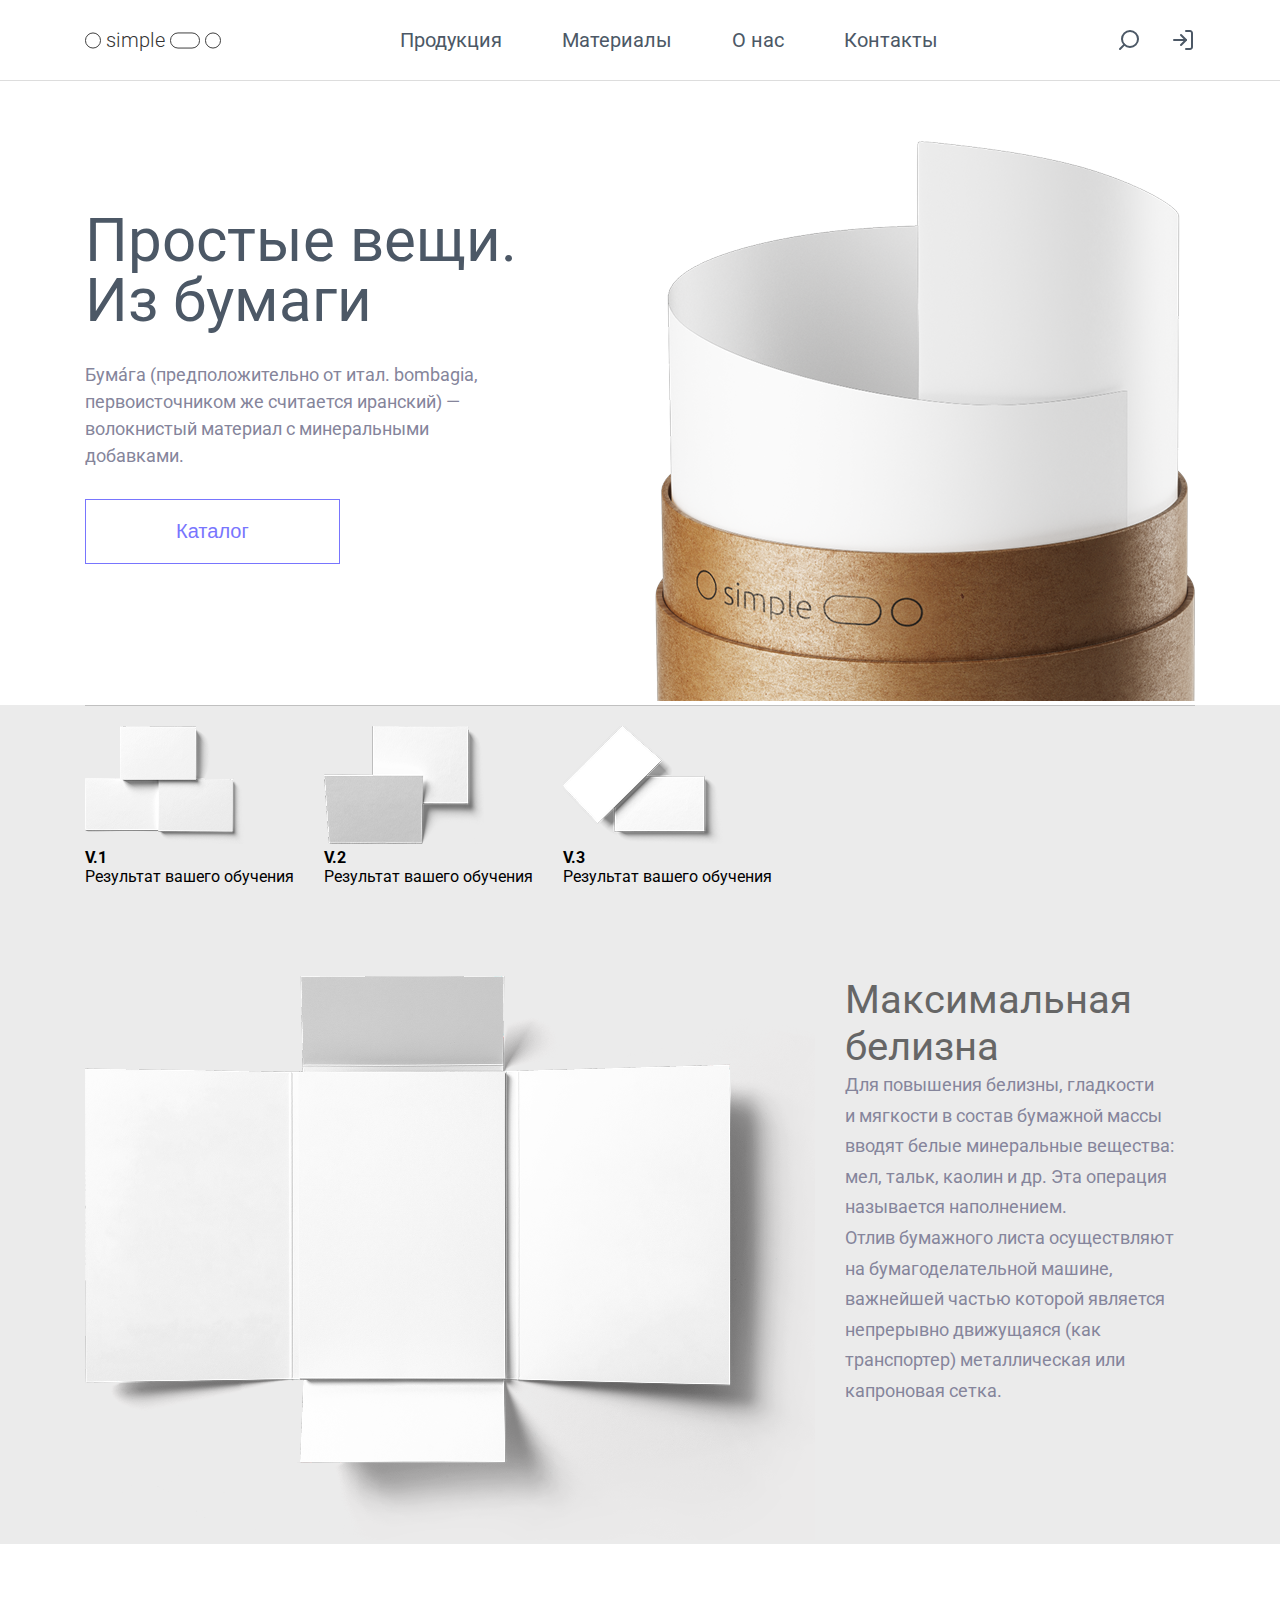
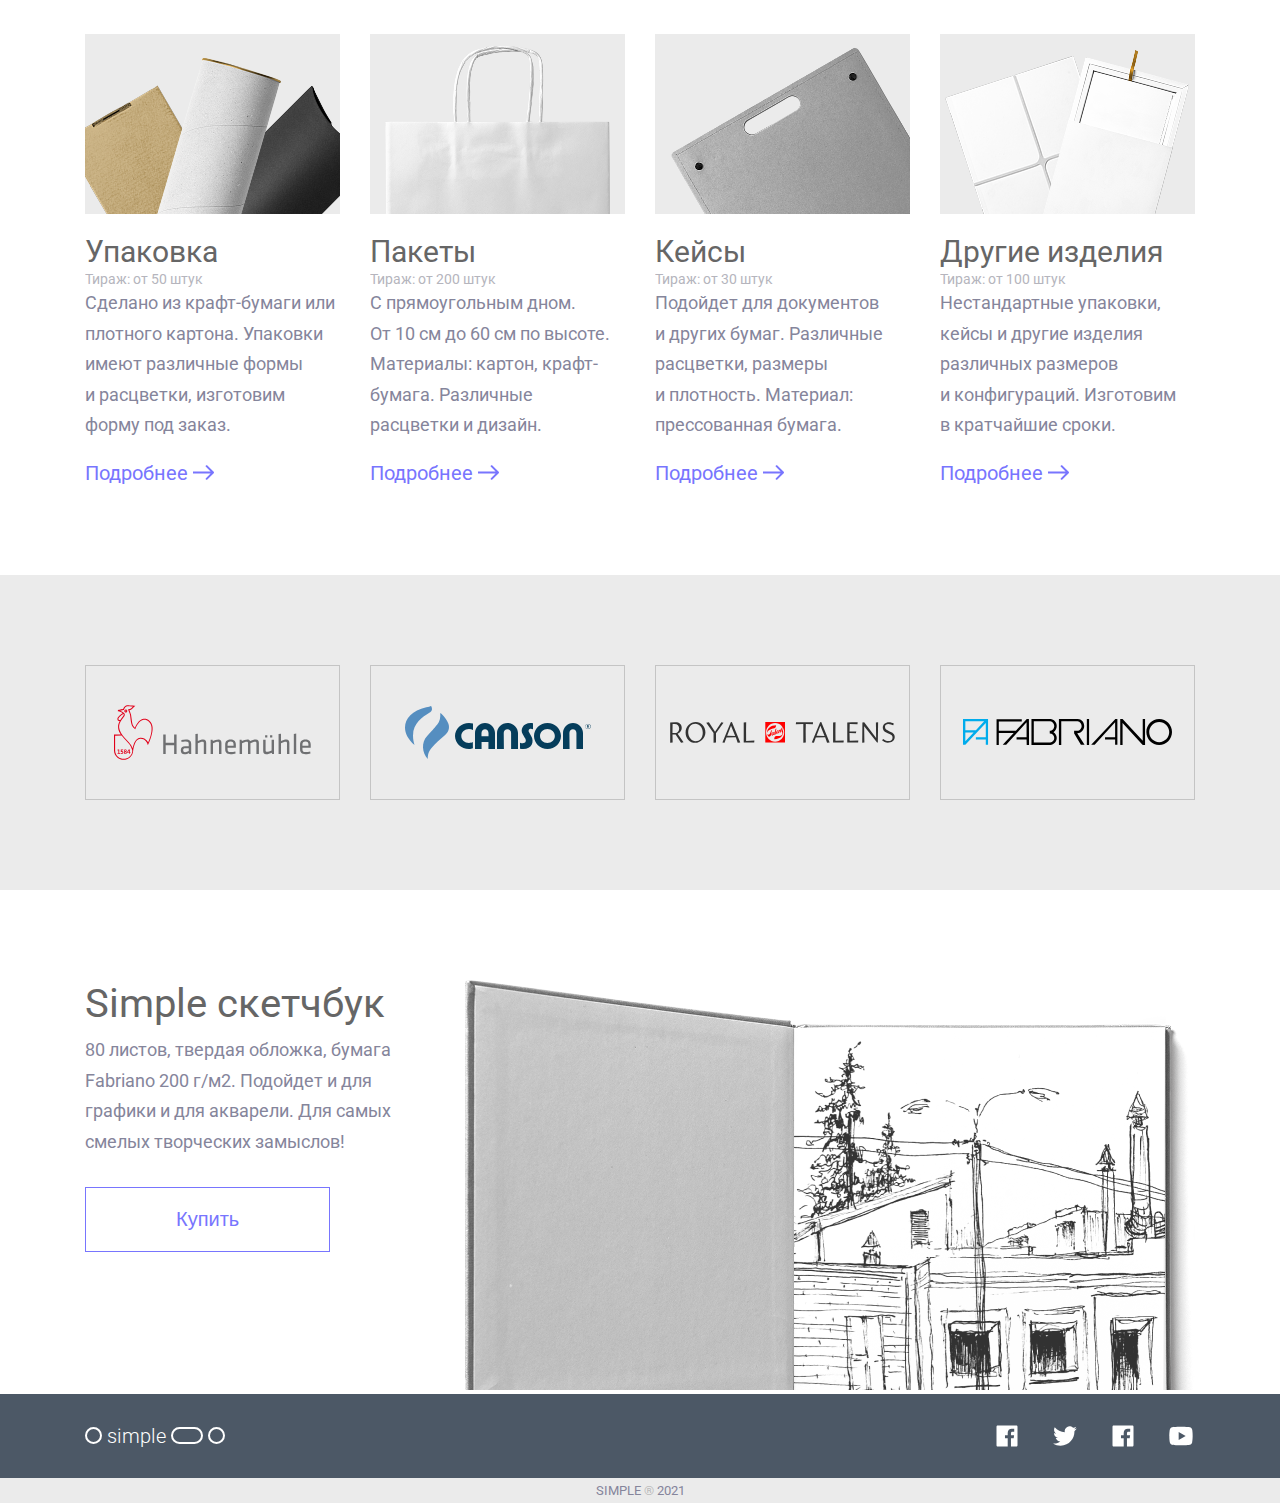
<file: index.html>
<!DOCTYPE html>
<html lang="en">

<head>
    <meta charset="UTF-8">
    <meta name="viewport" content="width=device-width, initial-scale=1.0">
    <title>Document</title>
    <link rel="preconnect" href="https://fonts.googleapis.com">
    <link rel="preconnect" href="https://fonts.gstatic.com" crossorigin>
    <link href="https://fonts.googleapis.com/css2?family=Roboto:ital,wght@0,100..900;1,100..900&display=swap" rel="stylesheet">
    <link rel="stylesheet" href="index.css">
</head>

<body>
    <!-- header -->
    <header class="header">
        <div class="container">
            <div class="logo">
                <img src="img/svg/ellipse-1.svg" alt="">
                <h1>simple</h1>
                <img src="img/svg/ellipse-2.svg" alt="">
                <img src="img/svg/ellipse-3.svg" alt="">
            </div>
            <ul class="nav-menu">
                <li><a href="#">Продукция</a></li>
                <li><a href="#">Материалы</a></li>
                <li><a href="#">О нас</a></li>
                <li><a href="#">Контакты</a></li>
            </ul>
            <div class="log-in">
                <img src="img/svg/search-icon.svg" alt="">
                <img src="img/svg/log-in-icon.svg" alt="">
            </div>
        </div>
    </header>
    <!-- main -->
    <main>
        <div class="section section-1">
            <div class="container">
                <div class="box-left">
                    <h2>Простые вещи. Из бумаги</h2>
                    <p>Бума́га (предположительно от итал. bombagia, первоисточником же считается иранский) — волокнистый материал с минеральными добавками. </p>
                    <button>Каталог</button>
                </div>
                <div class="box-right">
                    <img src="img/main/hero-1.png" alt="">
                </div>
            </div>
        </div>
        <div class="section section-2">
            <div class="container">
                <div class="box-top">
                    <div class="box-top__inner">
                        <img src="img/main/business-card-1.png" alt="">
                        <div>
                            <h4>V.1</h4>
                            <p>Результат вашего обучения</p>
                        </div>
                    </div>
                    <div class="box-top__inner">
                        <img src="img/main/business-card-2.png" alt="">
                        <div>
                            <h4>V.2</h4>
                            <p>Результат вашего обучения</p>
                        </div>
                    </div>
                    <div class="box-top__inner">
                        <img src="img/main/business-card-3.png" alt="">
                        <div>
                            <h4>V.3</h4>
                            <p>Результат вашего обучения</p>
                        </div>
                    </div>
                </div>
                <div class="box-bottom">
                    <div class="wrapper-left">
                        <img src="img/main/folder-open.png" alt="">
                    </div>
                    <div class="wrapper-right">
                        <h3>Максимальная белизна</h3>
                        <p>Для повышения белизны, гладкости и мягкости в состав бумажной массы вводят белые минеральные вещества: мел, тальк, каолин и др. Эта операция называется наполнением.
                        </p>
                        <p>Отлив бумажного листа осуществляют на бумагоделательной машине, важнейшей частью которой является непрерывно движущаяся (как транспортер) металлическая или капроновая сетка.
                        </p>
                    </div>
                </div>
            </div>
        </div>
        <div class="section section-3">
            <div class="container">
                <div class="card-box card-box-1">
                    <div>
                        <img src="img/main/card-1_1.png" alt="">
                        <img src="img/main/card-1_2.png" alt="">
                        <img src="img/main/card-1_3.png" alt="">
                    </div>
                    <h3>Упаковка</h3>
                    <span>Тираж: от 50 штук</span>
                    <p>Сделано из крафт-бумаги или плотного картона. Упаковки имеют различные формы и расцветки, изготовим форму под заказ.</p>
                    <a href="#">Подробнее <img src="img/svg/arrow.svg" alt=""></a>
                </div>
                <div class="card-box card-box-2">
                    <div>
                        <img src="img/main/card-2.png" alt="">
                    </div>
                    <h3>Пакеты</h3>
                    <span>Тираж: от 200 штук</span>
                    <p>С прямоугольным дном. От 10 см до 60 см по высоте. Материалы: картон, крафт-бумага. Различные расцветки и дизайн.</p>
                    <a href="#">Подробнее <img src="img/svg/arrow.svg" alt=""></a>
                </div>
                <div class="card-box card-box-3">
                    <div>
                        <img src="img/main/card-3.png" alt="">
                    </div>
                    <h3>Кейсы</h3>
                    <span>Тираж: от 30 штук</span>
                    <p>Подойдет для документов и других бумаг. Различные расцветки, размеры и плотность. Материал: прессованная бумага.</p>
                    <a href="#">Подробнее <img src="img/svg/arrow.svg" alt=""></a>
                </div>
                <div class="card-box card-box-4">
                    <div>
                        <img src="img/main/card-4_1.png" alt="">
                        <img src="img/main/card-4_2.png" alt="">
                    </div>
                    <h3>Другие изделия </h3>
                    <span>Тираж: от 100 штук</span>
                    <p>Нестандартные упаковки, кейсы и другие изделия различных размеров и конфигураций. Изготовим в кратчайшие сроки.</p>
                    <a href="#">Подробнее <img src="img/svg/arrow.svg" alt=""></a>
                </div>
            </div>
        </div>
        <div class="section section-4">
            <div class="container">
                <div class="box box-1"><img src="img/svg/hahnemuehle-logo.svg" alt=""></div>
                <div class="box box-2"><img src="img/svg/canson-logo.svg" alt=""></div>
                <div class="box box-3"><img src="img/svg/royal-talens-logo.svg" alt=""></div>
                <div class="box box-4"><img src="img/svg/fabriano-logo.svg" alt=""></div>
            </div>
        </div>
        <div class="section section-5">
            <div class="container">
                <div class="box-left">
                    <h3>Simple скетчбук</h3>
                    <p>80 листов, твердая обложка, бумага Fabriano 200 г/м2. Подойдет и для графики и для акварели. Для самых смелых творческих замыслов!</p>
                    <button>Купить</button>
                </div>
                <div class="box-right">
                    <img src="img/main/sketchbook_front.png" alt="" class="box-right_img-abs">
                    <img src="img/main/sketchbook_back.png" alt="">
                </div>
            </div>
        </div>
    </main>
    <!-- footer -->
    <footer class="footer">
            <div class="box-top">
                <div class="container"><div class="logo">
                                    <div class="ellipse-1"></div>
                                    <p>simple</p>
                                    <div class="ellipse-2"></div>
                                    <div class="ellipse-1"></div>
                                </div>
                                <div class="social-icons">
                                    <img src="img/svg/facebook-icon.svg" alt="">
                                    <img src="img/svg/twitter-icon.svg" alt="">
                                    <img src="img/svg/facebook-icon.svg" alt="">
                                    <img src="img/svg/youtube-icon.svg" alt="">
                                </div></div>
            </div>
            <div class="box-bottom copyright">
                <div class="container">
                <p>Simple<span> ®</span> 2021</p>
                </div>
            </div>

    </footer>
</body>

</html>
</file>
<file: index.css>
*{margin:0;padding:0;box-sizing:border-box}ul{list-style:none}a{text-decoration:none}body{margin:0 auto;font-family:"Roboto",sans-serif;display:flex;flex-direction:column;align-items:center}.section{border-right:1px solid #ccc;border-left:1px solid #ccc}.container{margin:0 auto;width:1110px}.header{padding:0 165px;border-bottom:1px solid #ddd;border-right:1px solid #ddd;border-left:1px solid #ddd}.logo{display:flex;align-items:center;gap:5px}.logo img{width:auto;height:17px}.header .container{padding:28px 0;display:flex;align-items:center;justify-content:space-between}.header .container h1{color:#333;font-size:20px;font-weight:300}.header .container .nav-menu{display:flex;gap:60px}.header .container .nav-menu a{color:#4c5866;font-size:20px;font-weight:400}.header .container .log-in{display:flex;gap:30px}.header .container .log-in img{height:24px;width:24px}.section-1 .container{padding-top:60px;display:flex;gap:126px}.section-1 .box-left{padding-top:70px;max-width:444px}.section-1 h2{color:#4c5866;font-size:60px;font-weight:400;line-height:100%}.section-1 p{margin:30px 0;color:#85859b;font-size:18px;font-weight:400;line-height:150%}button{padding:20px 90px;color:#7875fe;font-size:20px;font-weight:400;border:1px solid #7875fe;background:#fff}.section-2{background:#ebebeb}.section-2 .box-top{display:flex;gap:30px;padding:90px 0;padding-top:20px;border-top:1px solid silver;display:flex;align-items:center;gap:30px}.section-2 .box-bottom{display:flex;gap:30px}.section-2 .box-bottom .wrapper-right{max-width:350px}.section-2 .box-bottom .wrapper-right h3{color:#666;font-size:40px;font-weight:400}.section-2 .box-bottom .wrapper-right p{color:#85859b;font-size:18px;line-height:170%}.section-3{padding:90px 165px}.section-3 .container{display:flex;gap:30px}.section-3 .container .card-box{width:255px;position:relative;overflow:hidden}.section-3 .container .card-box>div{background:#ebebeb;width:255px;height:180px}.section-3 .container .card-box h3{margin-top:20px;color:#666;font-size:30px;font-weight:400}.section-3 .container .card-box span{color:#b5b5bd;margin:8px 0;font-size:14px;font-weight:400}.section-3 .container .card-box p{color:#85859b;font-size:18px;font-weight:400;line-height:170%}.section-3 .container .card-box a{display:flex;align-items:center;font-size:20px;color:#7875fe;font-weight:400;margin-top:20px}.section-3 .container .card-box a img{margin-left:5px}.section-3 .container .card-box-1 div img:nth-child(1){position:absolute;top:51px;left:-11px}.section-3 .container .card-box-1 div img:nth-child(2){position:absolute;top:22px;left:57px;z-index:1}.section-3 .container .card-box-1 div img:nth-child(3){position:absolute;top:51px;right:-11px}.section-3 .container .card-box-2 div{padding:12px 15px 0}.section-3 .container .card-box-3 div{padding:12px 0 0 15px}.section-3 .container .card-box-4 div img:nth-child(1){position:absolute;top:20px;left:4px}.section-3 .container .card-box-4 div img:nth-child(2){position:absolute;z-index:1;top:4px;right:0}.section-4{background:#ebebeb;padding:90px 165px}.section-4 .container{display:flex;gap:30px}.section-4 .box{width:255px;height:135px;border:1px solid #c4c4c4;display:flex;justify-content:center;align-items:center}.section-5{padding:90px 165px 0}.section-5 .container{display:flex;gap:30px}.section-5 .box-left{max-width:350px}.section-5 .box-left h3{color:#666;font-size:40px;font-weight:400;margin-bottom:8px}.section-5 .box-left p{color:#85859b;font-size:18px;font-weight:400;line-height:170%;margin-bottom:30px}.section-5 .box-right{position:relative}.section-5 .box-right .box-right_img-abs{position:absolute;top:48px;right:30px}.footer .box-top{padding:28px 165px;width:100%;background:#4c5866}.footer .box-top .container{display:flex;justify-content:space-between}.footer .logo{color:#fff;align-items:center}.footer .logo .ellipse-1,.footer .logo .ellipse-2{height:17px;border:2px solid #fff}.footer .logo .ellipse-1{width:17px;border-radius:50%}.footer .logo .ellipse-2{width:32px;border-radius:9px}.footer .logo p{font-size:20px;font-weight:300}.footer .box-bottom{padding:0 165px}.footer .social-icons{display:flex;gap:30px}.footer .social-icons img{width:28px;height:auto}.footer .box-bottom{background:#ebebeb;text-align:center}.copyright p{padding:5px 0;color:#85859b;font-size:13px;font-weight:400;text-transform:uppercase}.copyright span{color:#bcbcbc}
</file>
